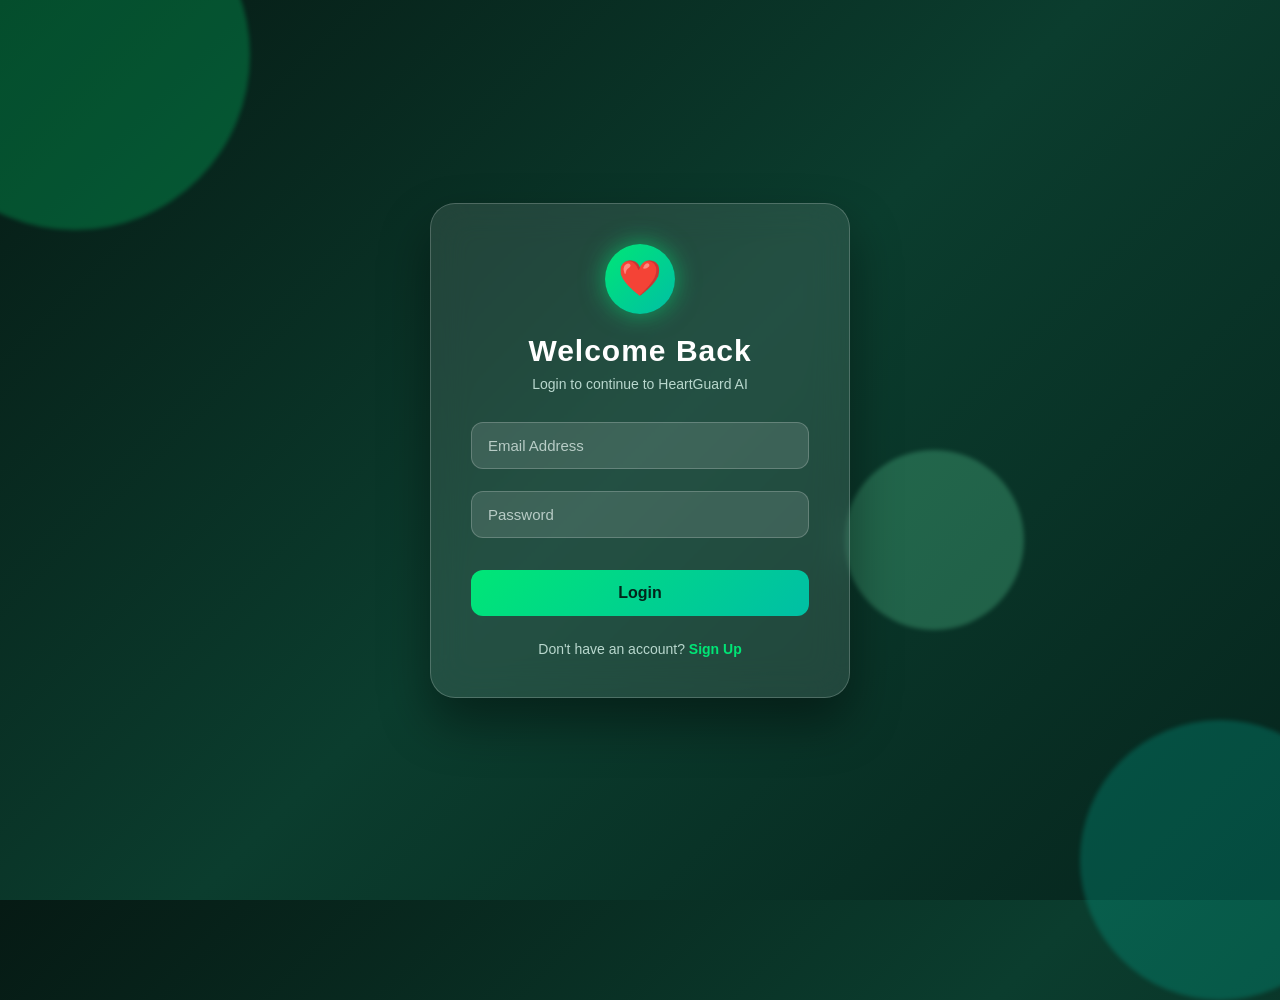
<file: templates/login.html>
<!DOCTYPE html>
<html lang="en">

<head>

    <meta charset="UTF-8">

    <meta name="viewport" content="width=device-width, initial-scale=1.0">

    <title>Login | HeartGuard AI</title>

    <style>

        * {
            margin: 0;
            padding: 0;
            box-sizing: border-box;
            font-family: "Poppins", sans-serif;
        }

        body {

            min-height: 100vh;

            display: flex;

            justify-content: center;

            align-items: center;

            overflow: hidden;

            background: linear-gradient(
                135deg,
                #061a14,
                #0b3d2e,
                #06251d
            );

            position: relative;
        }

        /* Animated Background Circles */

        .circle {

            position: absolute;

            border-radius: 50%;

            opacity: 0.25;

            filter: blur(2px);

            animation: float 8s infinite ease-in-out;
        }

        .circle1 {

            width: 350px;

            height: 350px;

            background: #00e676;

            top: -120px;

            left: -100px;
        }

        .circle2 {

            width: 280px;

            height: 280px;

            background: #00bfa5;

            bottom: -100px;

            right: -80px;

            animation-delay: 2s;
        }

        .circle3 {

            width: 180px;

            height: 180px;

            background: #69f0ae;

            top: 50%;

            right: 20%;

            animation-delay: 4s;
        }

        @keyframes float {

            0%, 100% {

                transform: translateY(0px);

            }

            50% {

                transform: translateY(-30px);

            }

        }

        /* Login Card */

        .login-card {

            width: 420px;

            padding: 40px;

            background: rgba(255, 255, 255, 0.1);

            border: 1px solid rgba(255, 255, 255, 0.2);

            backdrop-filter: blur(18px);

            border-radius: 25px;

            box-shadow:

                0 25px 50px rgba(0, 0, 0, 0.4);

            color: white;

            animation: slideUp 1s ease forwards;

            z-index: 2;
        }

        @keyframes slideUp {

            from {

                opacity: 0;

                transform: translateY(50px);

            }

            to {

                opacity: 1;

                transform: translateY(0);

            }

        }

        /* Logo */

        .logo {

            width: 70px;

            height: 70px;

            margin: auto;

            display: flex;

            justify-content: center;

            align-items: center;

            border-radius: 50%;

            background: linear-gradient(

                135deg,

                #00e676,

                #00bfa5

            );

            font-size: 35px;

            box-shadow:

                0 0 25px rgba(0, 230, 118, 0.6);

            animation: pulse 2s infinite;
        }

        @keyframes pulse {

            0% {

                box-shadow:

                    0 0 0 0 rgba(0, 230, 118, 0.6);

            }

            70% {

                box-shadow:

                    0 0 0 15px rgba(0, 230, 118, 0);

            }

            100% {

                box-shadow:

                    0 0 0 0 rgba(0, 230, 118, 0);

            }

        }

        h1 {

            text-align: center;

            margin-top: 20px;

            font-size: 30px;

            letter-spacing: 1px;
        }

        .subtitle {

            text-align: center;

            margin-top: 8px;

            margin-bottom: 30px;

            color: #b9d8ce;

            font-size: 14px;
        }

        /* Input Fields */

        .input-group {

            margin-bottom: 22px;
        }

        .input-group input {

            width: 100%;

            padding: 14px 16px;

            border: none;

            outline: none;

            border-radius: 12px;

            background: rgba(255, 255, 255, 0.12);

            border: 1px solid rgba(255, 255, 255, 0.2);

            color: white;

            font-size: 15px;

            transition: 0.3s;
        }

        .input-group input::placeholder {

            color: #b8ccc6;
        }

        .input-group input:focus {

            border-color: #00e676;

            box-shadow:

                0 0 12px rgba(0, 230, 118, 0.5);

            transform: scale(1.02);
        }

        /* Login Button */

        button {

            width: 100%;

            padding: 14px;

            border: none;

            border-radius: 12px;

            background: linear-gradient(

                135deg,

                #00e676,

                #00bfa5

            );

            color: #03251b;

            font-size: 16px;

            font-weight: bold;

            cursor: pointer;

            transition: 0.3s;

            margin-top: 10px;
        }

        button:hover {

            transform: translateY(-3px);

            box-shadow:

                0 10px 25px rgba(0, 230, 118, 0.4);
        }

        button:active {

            transform: scale(0.97);
        }

        /* Signup Link */

        .signup-text {

            text-align: center;

            margin-top: 25px;

            color: #b9d8ce;

            font-size: 14px;
        }

        .signup-text a {

            color: #00e676;

            text-decoration: none;

            font-weight: bold;

            transition: 0.3s;
        }

        .signup-text a:hover {

            color: #69f0ae;

            text-decoration: underline;
        }

        /* Responsive */

        @media (max-width: 500px) {

            .login-card {

                width: 90%;

                padding: 30px 25px;
            }
        }

    </style>

</head>


<body>


    <!-- Animated Background -->

    <div class="circle circle1"></div>

    <div class="circle circle2"></div>

    <div class="circle circle3"></div>


    <!-- Login Card -->

    <div class="login-card">


        <div class="logo">

            ❤️

        </div>


        <h1>

            Welcome Back

        </h1>


        <p class="subtitle">

            Login to continue to HeartGuard AI

        </p>


        <form method="POST">


            <div class="input-group">

                <input

                    type="email"

                    name="email"

                    placeholder="Email Address"

                    required

                >

            </div>


            <div class="input-group">

                <input

                    type="password"

                    name="password"

                    placeholder="Password"

                    required

                >

            </div>


            <button type="submit">

                Login

            </button>


        </form>


        <p class="signup-text">

            Don't have an account?


            <a href="{{ url_for('signup') }}">

                Sign Up

            </a>

        </p>


    </div>


</body>

</html>
</file>
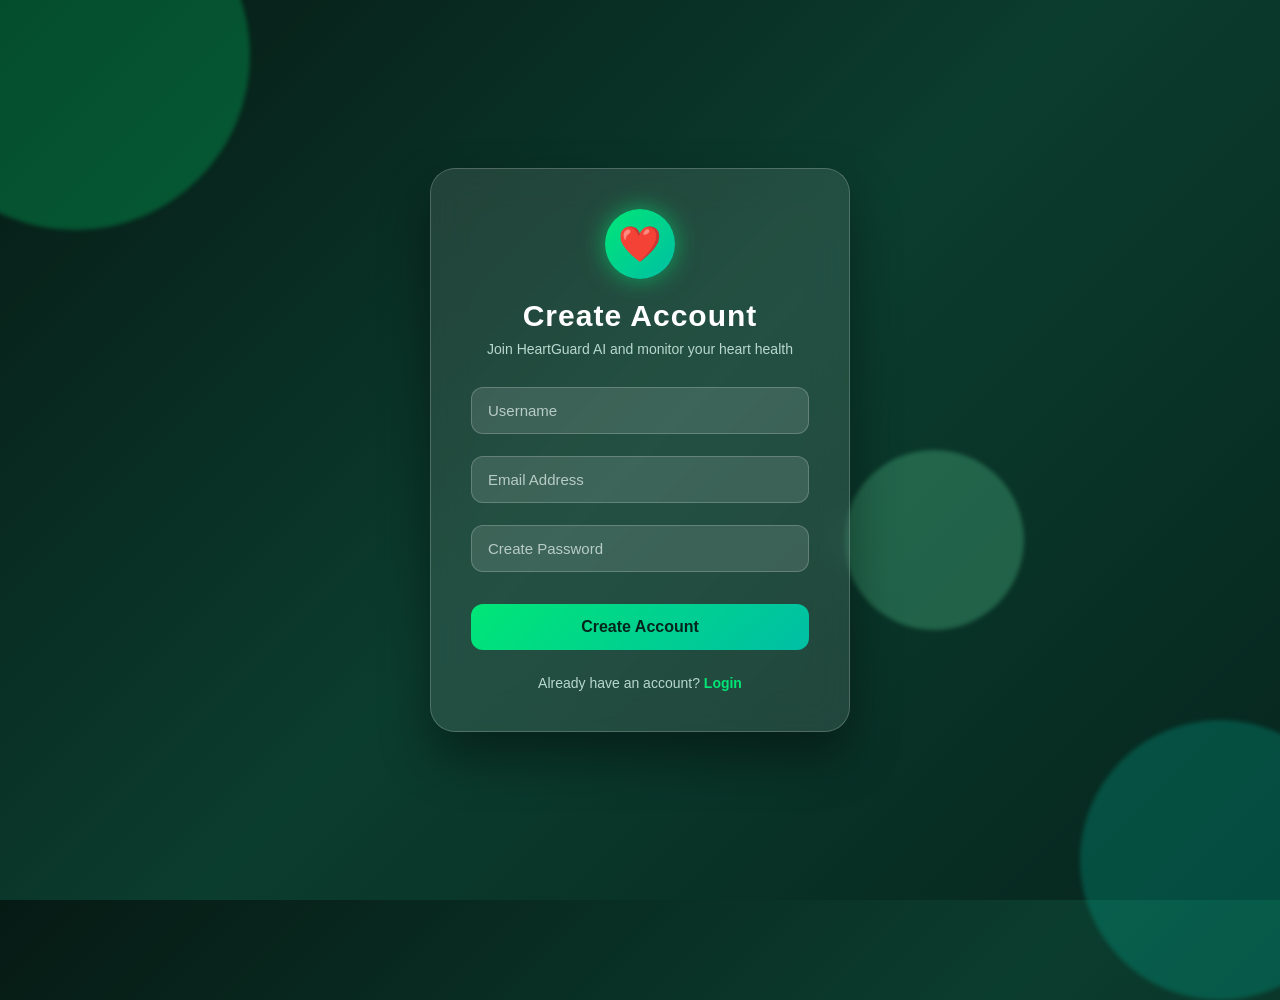
<file: templates/signup.html>
<!DOCTYPE html>
<html lang="en">

<head>
    <meta charset="UTF-8">
    <meta name="viewport" content="width=device-width, initial-scale=1.0">

    <title>Create Account | HeartGuard AI</title>

    <style>

        * {
            margin: 0;
            padding: 0;
            box-sizing: border-box;
            font-family: "Poppins", sans-serif;
        }

        body {
            min-height: 100vh;
            display: flex;
            justify-content: center;
            align-items: center;
            overflow: hidden;

            background: linear-gradient(
                135deg,
                #061a14,
                #0b3d2e,
                #06251d
            );

            position: relative;
        }

        /* Animated background circles */

        .circle {
            position: absolute;
            border-radius: 50%;
            filter: blur(2px);
            opacity: 0.25;
            animation: float 8s infinite ease-in-out;
        }

        .circle1 {
            width: 350px;
            height: 350px;
            background: #00e676;
            top: -120px;
            left: -100px;
        }

        .circle2 {
            width: 280px;
            height: 280px;
            background: #00bfa5;
            bottom: -100px;
            right: -80px;
            animation-delay: 2s;
        }

        .circle3 {
            width: 180px;
            height: 180px;
            background: #69f0ae;
            top: 50%;
            right: 20%;
            animation-delay: 4s;
        }

        @keyframes float {

            0%, 100% {
                transform: translateY(0px);
            }

            50% {
                transform: translateY(-30px);
            }
        }

        /* Signup Card */

        .signup-card {

            width: 420px;
            padding: 40px;

            background: rgba(255, 255, 255, 0.1);

            border: 1px solid rgba(255, 255, 255, 0.2);

            backdrop-filter: blur(18px);

            border-radius: 25px;

            box-shadow:
                0 25px 50px rgba(0, 0, 0, 0.4);

            color: white;

            animation: slideUp 1s ease forwards;

            z-index: 2;
        }

        @keyframes slideUp {

            from {
                opacity: 0;
                transform: translateY(50px);
            }

            to {
                opacity: 1;
                transform: translateY(0);
            }
        }

        /* Logo */

        .logo {

            width: 70px;
            height: 70px;

            margin: auto;

            display: flex;
            justify-content: center;
            align-items: center;

            border-radius: 50%;

            background: linear-gradient(
                135deg,
                #00e676,
                #00bfa5
            );

            font-size: 35px;

            box-shadow:
                0 0 25px rgba(0, 230, 118, 0.6);

            animation: pulse 2s infinite;
        }

        @keyframes pulse {

            0% {
                box-shadow:
                    0 0 0 0 rgba(0, 230, 118, 0.6);
            }

            70% {
                box-shadow:
                    0 0 0 15px rgba(0, 230, 118, 0);
            }

            100% {
                box-shadow:
                    0 0 0 0 rgba(0, 230, 118, 0);
            }
        }

        h1 {

            text-align: center;

            margin-top: 20px;

            font-size: 30px;

            letter-spacing: 1px;
        }

        .subtitle {

            text-align: center;

            margin-top: 8px;

            margin-bottom: 30px;

            color: #b9d8ce;

            font-size: 14px;
        }

        /* Input Group */

        .input-group {

            position: relative;

            margin-bottom: 22px;
        }

        .input-group input {

            width: 100%;

            padding: 14px 16px;

            border: none;

            outline: none;

            border-radius: 12px;

            background: rgba(255, 255, 255, 0.12);

            border: 1px solid rgba(255, 255, 255, 0.2);

            color: white;

            font-size: 15px;

            transition: 0.3s;
        }

        .input-group input::placeholder {

            color: #b8ccc6;
        }

        .input-group input:focus {

            border-color: #00e676;

            box-shadow:
                0 0 12px rgba(0, 230, 118, 0.5);

            transform: scale(1.02);
        }

        /* Signup Button */

        button {

            width: 100%;

            padding: 14px;

            border: none;

            border-radius: 12px;

            background: linear-gradient(
                135deg,
                #00e676,
                #00bfa5
            );

            color: #03251b;

            font-size: 16px;

            font-weight: bold;

            cursor: pointer;

            transition: 0.3s;

            margin-top: 10px;
        }

        button:hover {

            transform: translateY(-3px);

            box-shadow:
                0 10px 25px rgba(0, 230, 118, 0.4);
        }

        button:active {

            transform: scale(0.97);
        }

        /* Login Link */

        .login-text {

            text-align: center;

            margin-top: 25px;

            color: #b9d8ce;

            font-size: 14px;
        }

        .login-text a {

            color: #00e676;

            text-decoration: none;

            font-weight: bold;

            transition: 0.3s;
        }

        .login-text a:hover {

            color: #69f0ae;

            text-decoration: underline;
        }

        /* Responsive */

        @media (max-width: 500px) {

            .signup-card {

                width: 90%;

                padding: 30px 25px;
            }
        }

    </style>

</head>

<body>

    <!-- Animated Background -->

    <div class="circle circle1"></div>
    <div class="circle circle2"></div>
    <div class="circle circle3"></div>


    <!-- Signup Card -->

    <div class="signup-card">

        <div class="logo">
            ❤️
        </div>

        <h1>Create Account</h1>

        <p class="subtitle">
            Join HeartGuard AI and monitor your heart health
        </p>


        <form method="POST">

            <div class="input-group">

                <input
                    type="text"
                    name="username"
                    placeholder="Username"
                    required
                >

            </div>


            <div class="input-group">

                <input
                    type="email"
                    name="email"
                    placeholder="Email Address"
                    required
                >

            </div>


            <div class="input-group">

                <input
                    type="password"
                    name="password"
                    placeholder="Create Password"
                    required
                >

            </div>


            <button type="submit">

                Create Account

            </button>

        </form>


        <p class="login-text">

            Already have an account?

            <a href="{{ url_for('login') }}">

                Login

            </a>

        </p>

    </div>

</body>

</html>
</file>
